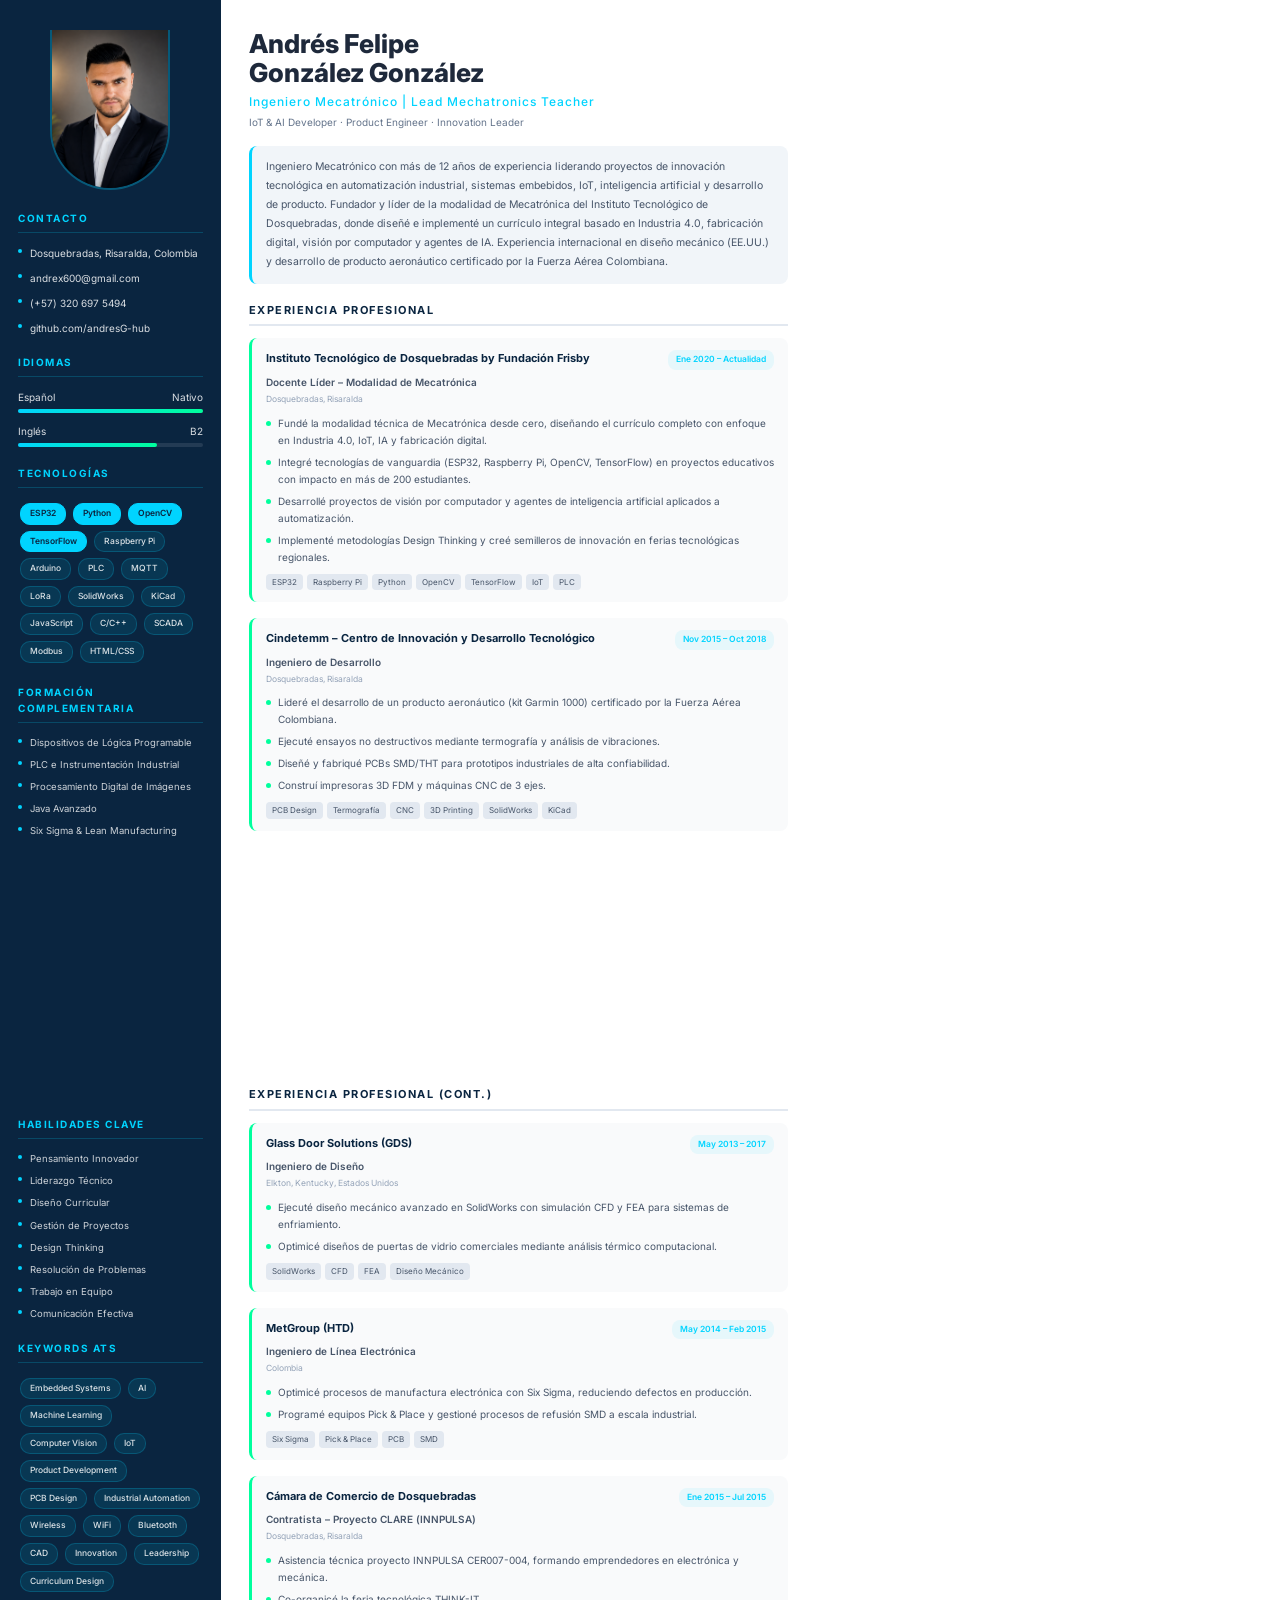
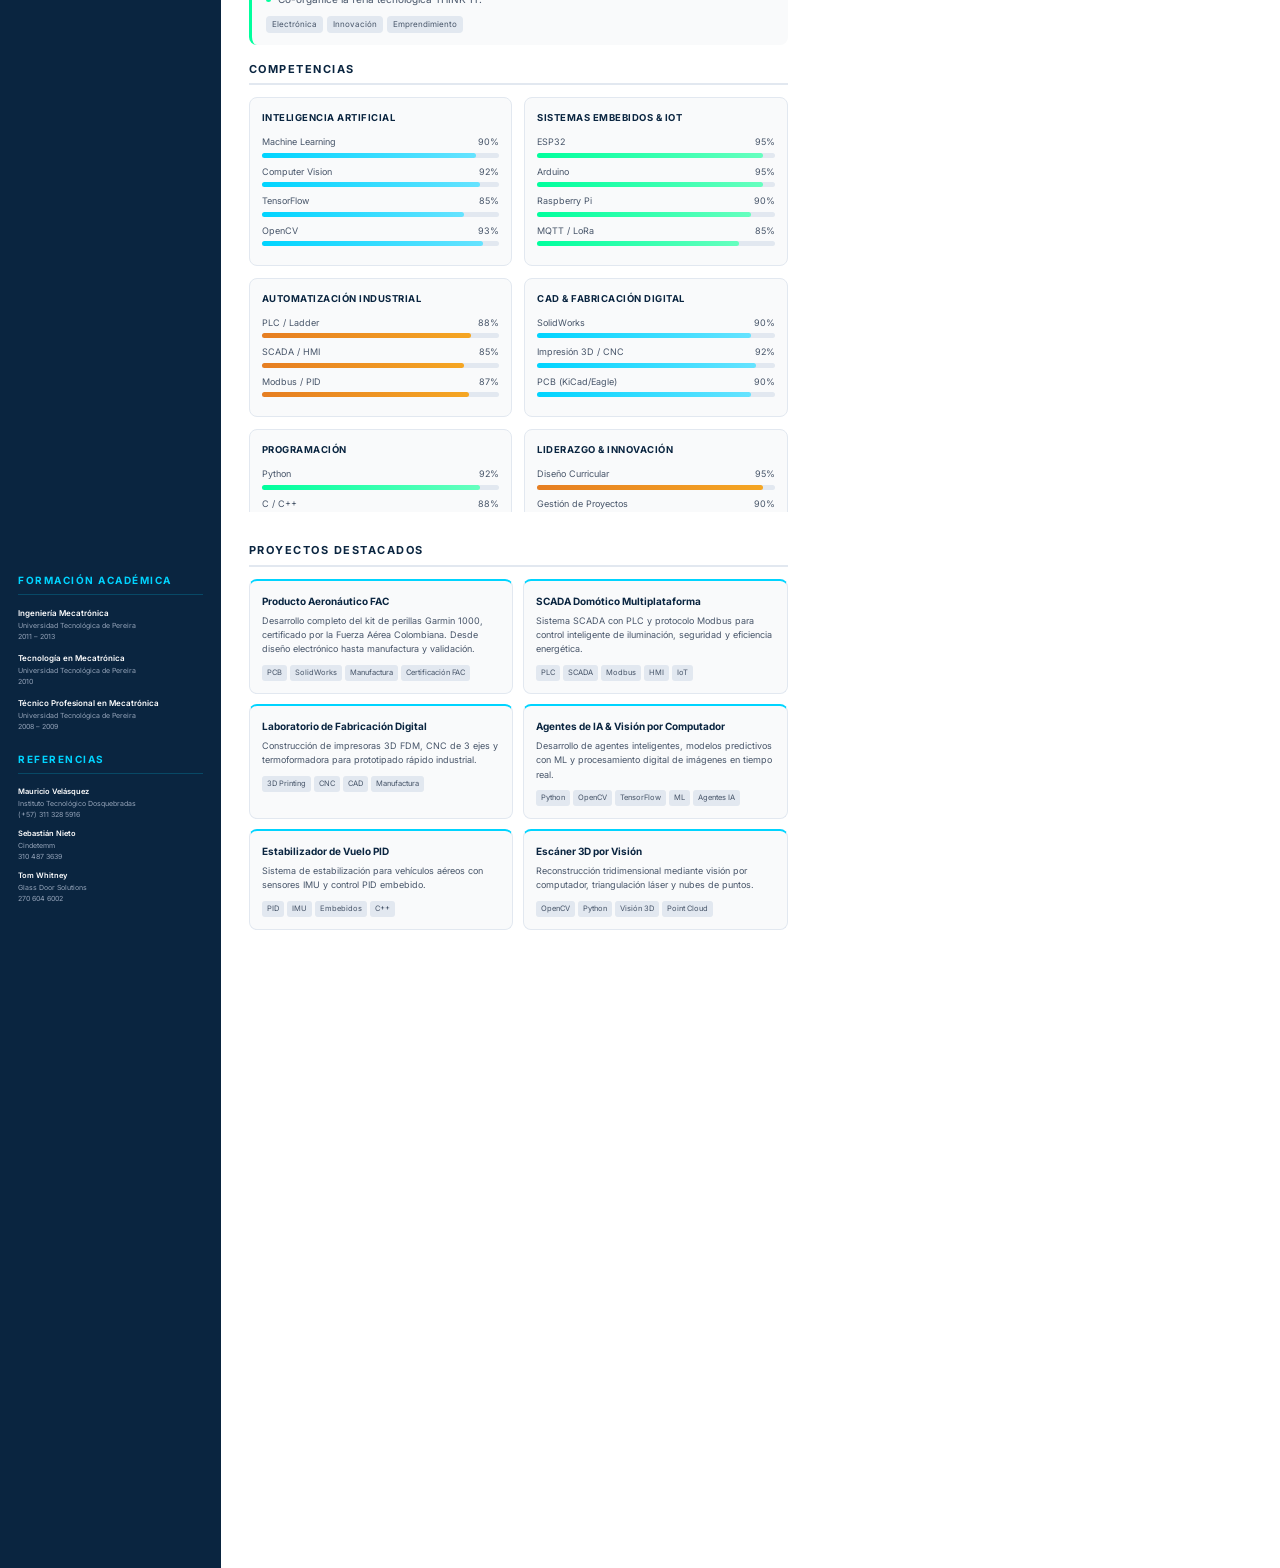
<file: cv-print.html>
<!DOCTYPE html>
<html lang="es">
<head>
<meta charset="UTF-8">
<title>CV Andrés Felipe González González</title>
<link href="https://fonts.googleapis.com/css2?family=Inter:wght@300;400;500;600;700;800&display=swap" rel="stylesheet">
<style>
@page { size: letter; margin: 0; }
* { margin: 0; padding: 0; box-sizing: border-box; }
:root {
    --navy: #0A2540;
    --cyan: #00D4FF;
    --neon: #00FF9D;
    --amber: #E67E22;
    --white: #FFFFFF;
    --gray-50: #F9FAFB;
    --gray-100: #F1F5F9;
    --gray-200: #E2E8F0;
    --gray-400: #94A3B8;
    --gray-500: #64748B;
    --gray-600: #475569;
    --gray-800: #1E293B;
}
body { font-family: 'Inter', sans-serif; font-size: 11px; color: var(--gray-800); line-height: 1.6; -webkit-print-color-adjust: exact; print-color-adjust: exact; }

/* PAGE */
.page {
    width: 8.5in; height: 11in;
    display: grid;
    grid-template-columns: 2.3in 1fr;
    page-break-after: always;
    overflow: hidden;
}
.page:last-child { page-break-after: avoid; }

/* SIDEBAR */
.sidebar {
    background: var(--navy);
    color: var(--white);
    padding: 30px 18px;
    height: 100%;
}
.sidebar-section { margin-bottom: 18px; }
.sidebar-title {
    font-size: 10px; font-weight: 700;
    text-transform: uppercase; letter-spacing: 1.5px;
    color: var(--cyan); margin-bottom: 12px;
    padding-bottom: 6px; border-bottom: 1px solid rgba(0,212,255,0.2);
}
.contact-item { display: flex; gap: 8px; margin-bottom: 9px; font-size: 10px; color: rgba(255,255,255,0.85); }
.contact-dot { width: 4px; height: 4px; background: var(--cyan); border-radius: 50%; margin-top: 4px; flex-shrink: 0; }

/* Photo */
.photo-box {
    width: 120px; height: 160px;
    border-top-left-radius: 0; border-top-right-radius: 0;
    border-bottom-left-radius: 60px; border-bottom-right-radius: 60px;
    overflow: hidden; margin: 0 auto 20px;
    border: 2px solid rgba(0,212,255,0.3); border-top: none;
}
.photo-box img { width: 100%; height: 100%; object-fit: cover; object-position: center top; display: block; }

/* Tech pills */
.pill { display: inline-block; padding: 3px 9px; margin: 3px 2px; border-radius: 10px; font-size: 8.5px; font-weight: 500; background: rgba(0,212,255,0.1); color: rgba(255,255,255,0.85); border: 1px solid rgba(0,212,255,0.2); }
.pill.f { background: var(--cyan); color: var(--navy); font-weight: 600; border-color: var(--cyan); }

/* Soft items */
.s-item { margin-bottom: 7px; font-size: 9.5px; color: rgba(255,255,255,0.8); padding-left: 12px; position: relative; }
.s-item::before { content: ''; position: absolute; left: 0; top: 4px; width: 4px; height: 4px; background: var(--cyan); border-radius: 50%; }

/* Lang bar */
.lang-row { display: flex; justify-content: space-between; font-size: 10px; color: rgba(255,255,255,0.85); margin-bottom: 4px; }
.lang-bar { height: 4px; background: rgba(255,255,255,0.1); border-radius: 2px; margin-bottom: 10px; }
.lang-fill { height: 100%; border-radius: 2px; background: linear-gradient(90deg, var(--cyan), var(--neon)); }

/* MAIN */
.main { padding: 30px 28px; height: 100%; }

/* Header block */
.name { font-size: 26px; font-weight: 800; color: var(--gray-800); line-height: 1.1; margin-bottom: 5px; }
.role { font-size: 12px; font-weight: 500; color: var(--cyan); letter-spacing: 1px; margin-bottom: 3px; }
.subrole { font-size: 10px; color: var(--gray-500); margin-bottom: 16px; }

/* Section */
.sec-title { font-size: 11px; font-weight: 700; text-transform: uppercase; letter-spacing: 1.5px; color: var(--navy); margin-bottom: 12px; padding-bottom: 5px; border-bottom: 2px solid var(--gray-200); }

/* Profile */
.profile { font-size: 10.5px; line-height: 1.8; color: var(--gray-600); margin-bottom: 18px; padding: 12px 14px; background: var(--gray-100); border-radius: 8px; border-left: 3px solid var(--cyan); }

/* Experience */
.exp { margin-bottom: 16px; padding: 12px 14px; background: var(--gray-50); border-radius: 8px; border-left: 3px solid var(--neon); }
.exp-top { display: flex; justify-content: space-between; align-items: flex-start; margin-bottom: 4px; }
.exp-company { font-size: 11px; font-weight: 700; color: var(--navy); }
.exp-date { font-size: 8.5px; font-weight: 600; color: var(--cyan); background: rgba(0,212,255,0.08); padding: 3px 8px; border-radius: 8px; }
.exp-role { font-size: 10px; font-weight: 600; color: var(--gray-600); margin-bottom: 3px; }
.exp-loc { font-size: 8.5px; color: var(--gray-400); margin-bottom: 8px; }
.exp-list { list-style: none; padding: 0; }
.exp-list li { font-size: 10px; line-height: 1.7; color: var(--gray-600); margin-bottom: 5px; padding-left: 12px; position: relative; }
.exp-list li::before { content: ''; position: absolute; left: 0; top: 6px; width: 5px; height: 5px; background: var(--neon); border-radius: 50%; }
.exp-tech { display: flex; flex-wrap: wrap; gap: 4px; margin-top: 8px; }
.exp-tech span { font-size: 8px; padding: 2px 6px; background: var(--gray-200); border-radius: 4px; color: var(--gray-600); }

/* Skills */
.skills-grid { display: grid; grid-template-columns: 1fr 1fr; gap: 12px; }
.sk-card { padding: 12px; background: var(--gray-50); border-radius: 8px; border: 1px solid var(--gray-200); }
.sk-title { font-size: 9.5px; font-weight: 700; color: var(--navy); margin-bottom: 10px; text-transform: uppercase; letter-spacing: 0.5px; }
.sk-bar-item { margin-bottom: 7px; }
.sk-label { display: flex; justify-content: space-between; font-size: 9px; color: var(--gray-600); margin-bottom: 3px; }
.sk-bar { height: 5px; background: var(--gray-200); border-radius: 3px; }
.sk-fill { height: 100%; border-radius: 3px; }
.sk-fill.c { background: linear-gradient(90deg, var(--cyan), #66E3FF); }
.sk-fill.n { background: linear-gradient(90deg, var(--neon), #66FFBF); }
.sk-fill.a { background: linear-gradient(90deg, var(--amber), #F5A623); }

/* Projects */
.proj-grid { display: grid; grid-template-columns: 1fr 1fr; gap: 10px; }
.proj { padding: 12px; background: var(--gray-50); border-radius: 8px; border: 1px solid var(--gray-200); border-top: 2px solid var(--cyan); }
.proj-title { font-size: 10px; font-weight: 700; color: var(--navy); margin-bottom: 5px; }
.proj-desc { font-size: 9px; color: var(--gray-600); line-height: 1.6; margin-bottom: 8px; }
.proj-tech { display: flex; flex-wrap: wrap; gap: 3px; }
.proj-tech span { font-size: 7.5px; padding: 2px 5px; background: var(--gray-200); border-radius: 3px; color: var(--gray-600); }

/* Education */
.edu { margin-bottom: 10px; padding: 10px 14px; background: var(--gray-50); border-radius: 6px; }
.edu-deg { font-size: 10.5px; font-weight: 600; color: var(--navy); }
.edu-sch { font-size: 9.5px; color: var(--gray-500); }
.edu-yr { font-size: 8.5px; color: var(--gray-400); }
</style>
</head>
<body>

<!-- ========== PAGE 1 ========== -->
<div class="page">
<aside class="sidebar">
<div class="photo-box">
<img src="andres.png" alt="Andrés Felipe González González">
</div>
<div class="sidebar-section">
<div class="sidebar-title">Contacto</div>
<div class="contact-item"><span class="contact-dot"></span><span>Dosquebradas, Risaralda, Colombia</span></div>
<div class="contact-item"><span class="contact-dot"></span><span>andrex600@gmail.com</span></div>
<div class="contact-item"><span class="contact-dot"></span><span>(+57) 320 697 5494</span></div>
<div class="contact-item"><span class="contact-dot"></span><span>github.com/andresG-hub</span></div>
</div>
<div class="sidebar-section">
<div class="sidebar-title">Idiomas</div>
<div class="lang-row"><span>Español</span><span>Nativo</span></div>
<div class="lang-bar"><div class="lang-fill" style="width:100%"></div></div>
<div class="lang-row"><span>Inglés</span><span>B2</span></div>
<div class="lang-bar"><div class="lang-fill" style="width:75%"></div></div>
</div>
<div class="sidebar-section">
<div class="sidebar-title">Tecnologías</div>
<span class="pill f">ESP32</span>
<span class="pill f">Python</span>
<span class="pill f">OpenCV</span>
<span class="pill f">TensorFlow</span>
<span class="pill">Raspberry Pi</span>
<span class="pill">Arduino</span>
<span class="pill">PLC</span>
<span class="pill">MQTT</span>
<span class="pill">LoRa</span>
<span class="pill">SolidWorks</span>
<span class="pill">KiCad</span>
<span class="pill">JavaScript</span>
<span class="pill">C/C++</span>
<span class="pill">SCADA</span>
<span class="pill">Modbus</span>
<span class="pill">HTML/CSS</span>
</div>
<div class="sidebar-section">
<div class="sidebar-title">Formación Complementaria</div>
<div class="s-item">Dispositivos de Lógica Programable</div>
<div class="s-item">PLC e Instrumentación Industrial</div>
<div class="s-item">Procesamiento Digital de Imágenes</div>
<div class="s-item">Java Avanzado</div>
<div class="s-item">Six Sigma & Lean Manufacturing</div>
</div>
</aside>
<main class="main">
<h1 class="name">Andrés Felipe<br>González González</h1>
<p class="role">Ingeniero Mecatrónico | Lead Mechatronics Teacher</p>
<p class="subrole">IoT & AI Developer · Product Engineer · Innovation Leader</p>

<div class="profile">
Ingeniero Mecatrónico con más de 12 años de experiencia liderando proyectos de innovación tecnológica en automatización industrial, sistemas embebidos, IoT, inteligencia artificial y desarrollo de producto. Fundador y líder de la modalidad de Mecatrónica del Instituto Tecnológico de Dosquebradas, donde diseñé e implementé un currículo integral basado en Industria 4.0, fabricación digital, visión por computador y agentes de IA. Experiencia internacional en diseño mecánico (EE.UU.) y desarrollo de producto aeronáutico certificado por la Fuerza Aérea Colombiana.
</div>

<div class="sec-title">Experiencia Profesional</div>

<div class="exp">
<div class="exp-top">
<span class="exp-company">Instituto Tecnológico de Dosquebradas by Fundación Frisby</span>
<span class="exp-date">Ene 2020 – Actualidad</span>
</div>
<p class="exp-role">Docente Líder – Modalidad de Mecatrónica</p>
<p class="exp-loc">Dosquebradas, Risaralda</p>
<ul class="exp-list">
<li>Fundé la modalidad técnica de Mecatrónica desde cero, diseñando el currículo completo con enfoque en Industria 4.0, IoT, IA y fabricación digital.</li>
<li>Integré tecnologías de vanguardia (ESP32, Raspberry Pi, OpenCV, TensorFlow) en proyectos educativos con impacto en más de 200 estudiantes.</li>
<li>Desarrollé proyectos de visión por computador y agentes de inteligencia artificial aplicados a automatización.</li>
<li>Implementé metodologías Design Thinking y creé semilleros de innovación en ferias tecnológicas regionales.</li>
</ul>
<div class="exp-tech"><span>ESP32</span><span>Raspberry Pi</span><span>Python</span><span>OpenCV</span><span>TensorFlow</span><span>IoT</span><span>PLC</span></div>
</div>

<div class="exp">
<div class="exp-top">
<span class="exp-company">Cindetemm – Centro de Innovación y Desarrollo Tecnológico</span>
<span class="exp-date">Nov 2015 – Oct 2018</span>
</div>
<p class="exp-role">Ingeniero de Desarrollo</p>
<p class="exp-loc">Dosquebradas, Risaralda</p>
<ul class="exp-list">
<li>Lideré el desarrollo de un producto aeronáutico (kit Garmin 1000) certificado por la Fuerza Aérea Colombiana.</li>
<li>Ejecuté ensayos no destructivos mediante termografía y análisis de vibraciones.</li>
<li>Diseñé y fabriqué PCBs SMD/THT para prototipos industriales de alta confiabilidad.</li>
<li>Construí impresoras 3D FDM y máquinas CNC de 3 ejes.</li>
</ul>
<div class="exp-tech"><span>PCB Design</span><span>Termografía</span><span>CNC</span><span>3D Printing</span><span>SolidWorks</span><span>KiCad</span></div>
</div>

</main>
</div>

<!-- ========== PAGE 2 ========== -->
<div class="page">
<aside class="sidebar">
<div class="sidebar-section" style="margin-top:30px">
<div class="sidebar-title">Habilidades Clave</div>
<div class="s-item">Pensamiento Innovador</div>
<div class="s-item">Liderazgo Técnico</div>
<div class="s-item">Diseño Curricular</div>
<div class="s-item">Gestión de Proyectos</div>
<div class="s-item">Design Thinking</div>
<div class="s-item">Resolución de Problemas</div>
<div class="s-item">Trabajo en Equipo</div>
<div class="s-item">Comunicación Efectiva</div>
</div>
<div class="sidebar-section">
<div class="sidebar-title">Keywords ATS</div>
<span class="pill">Embedded Systems</span>
<span class="pill">AI</span>
<span class="pill">Machine Learning</span>
<span class="pill">Computer Vision</span>
<span class="pill">IoT</span>
<span class="pill">Product Development</span>
<span class="pill">PCB Design</span>
<span class="pill">Industrial Automation</span>
<span class="pill">Wireless</span>
<span class="pill">WiFi</span>
<span class="pill">Bluetooth</span>
<span class="pill">CAD</span>
<span class="pill">Innovation</span>
<span class="pill">Leadership</span>
<span class="pill">Curriculum Design</span>
</div>
</aside>
<main class="main">

<div class="sec-title">Experiencia Profesional (cont.)</div>

<div class="exp">
<div class="exp-top">
<span class="exp-company">Glass Door Solutions (GDS)</span>
<span class="exp-date">May 2013 – 2017</span>
</div>
<p class="exp-role">Ingeniero de Diseño</p>
<p class="exp-loc">Elkton, Kentucky, Estados Unidos</p>
<ul class="exp-list">
<li>Ejecuté diseño mecánico avanzado en SolidWorks con simulación CFD y FEA para sistemas de enfriamiento.</li>
<li>Optimicé diseños de puertas de vidrio comerciales mediante análisis térmico computacional.</li>
</ul>
<div class="exp-tech"><span>SolidWorks</span><span>CFD</span><span>FEA</span><span>Diseño Mecánico</span></div>
</div>

<div class="exp">
<div class="exp-top">
<span class="exp-company">MetGroup (HTD)</span>
<span class="exp-date">May 2014 – Feb 2015</span>
</div>
<p class="exp-role">Ingeniero de Línea Electrónica</p>
<p class="exp-loc">Colombia</p>
<ul class="exp-list">
<li>Optimicé procesos de manufactura electrónica con Six Sigma, reduciendo defectos en producción.</li>
<li>Programé equipos Pick & Place y gestioné procesos de refusión SMD a escala industrial.</li>
</ul>
<div class="exp-tech"><span>Six Sigma</span><span>Pick & Place</span><span>PCB</span><span>SMD</span></div>
</div>

<div class="exp">
<div class="exp-top">
<span class="exp-company">Cámara de Comercio de Dosquebradas</span>
<span class="exp-date">Ene 2015 – Jul 2015</span>
</div>
<p class="exp-role">Contratista – Proyecto CLARE (INNPULSA)</p>
<p class="exp-loc">Dosquebradas, Risaralda</p>
<ul class="exp-list">
<li>Asistencia técnica proyecto INNPULSA CER007-004, formando emprendedores en electrónica y mecánica.</li>
<li>Co-organicé la feria tecnológica THINK-IT.</li>
</ul>
<div class="exp-tech"><span>Electrónica</span><span>Innovación</span><span>Emprendimiento</span></div>
</div>

<div style="margin-top:16px">
<div class="sec-title">Competencias</div>
<div class="skills-grid">
<div class="sk-card">
<div class="sk-title">Inteligencia Artificial</div>
<div class="sk-bar-item"><div class="sk-label"><span>Machine Learning</span><span>90%</span></div><div class="sk-bar"><div class="sk-fill c" style="width:90%"></div></div></div>
<div class="sk-bar-item"><div class="sk-label"><span>Computer Vision</span><span>92%</span></div><div class="sk-bar"><div class="sk-fill c" style="width:92%"></div></div></div>
<div class="sk-bar-item"><div class="sk-label"><span>TensorFlow</span><span>85%</span></div><div class="sk-bar"><div class="sk-fill c" style="width:85%"></div></div></div>
<div class="sk-bar-item"><div class="sk-label"><span>OpenCV</span><span>93%</span></div><div class="sk-bar"><div class="sk-fill c" style="width:93%"></div></div></div>
</div>
<div class="sk-card">
<div class="sk-title">Sistemas Embebidos & IoT</div>
<div class="sk-bar-item"><div class="sk-label"><span>ESP32</span><span>95%</span></div><div class="sk-bar"><div class="sk-fill n" style="width:95%"></div></div></div>
<div class="sk-bar-item"><div class="sk-label"><span>Arduino</span><span>95%</span></div><div class="sk-bar"><div class="sk-fill n" style="width:95%"></div></div></div>
<div class="sk-bar-item"><div class="sk-label"><span>Raspberry Pi</span><span>90%</span></div><div class="sk-bar"><div class="sk-fill n" style="width:90%"></div></div></div>
<div class="sk-bar-item"><div class="sk-label"><span>MQTT / LoRa</span><span>85%</span></div><div class="sk-bar"><div class="sk-fill n" style="width:85%"></div></div></div>
</div>
<div class="sk-card">
<div class="sk-title">Automatización Industrial</div>
<div class="sk-bar-item"><div class="sk-label"><span>PLC / Ladder</span><span>88%</span></div><div class="sk-bar"><div class="sk-fill a" style="width:88%"></div></div></div>
<div class="sk-bar-item"><div class="sk-label"><span>SCADA / HMI</span><span>85%</span></div><div class="sk-bar"><div class="sk-fill a" style="width:85%"></div></div></div>
<div class="sk-bar-item"><div class="sk-label"><span>Modbus / PID</span><span>87%</span></div><div class="sk-bar"><div class="sk-fill a" style="width:87%"></div></div></div>
</div>
<div class="sk-card">
<div class="sk-title">CAD & Fabricación Digital</div>
<div class="sk-bar-item"><div class="sk-label"><span>SolidWorks</span><span>90%</span></div><div class="sk-bar"><div class="sk-fill c" style="width:90%"></div></div></div>
<div class="sk-bar-item"><div class="sk-label"><span>Impresión 3D / CNC</span><span>92%</span></div><div class="sk-bar"><div class="sk-fill c" style="width:92%"></div></div></div>
<div class="sk-bar-item"><div class="sk-label"><span>PCB (KiCad/Eagle)</span><span>90%</span></div><div class="sk-bar"><div class="sk-fill c" style="width:90%"></div></div></div>
</div>
<div class="sk-card">
<div class="sk-title">Programación</div>
<div class="sk-bar-item"><div class="sk-label"><span>Python</span><span>92%</span></div><div class="sk-bar"><div class="sk-fill n" style="width:92%"></div></div></div>
<div class="sk-bar-item"><div class="sk-label"><span>C / C++</span><span>88%</span></div><div class="sk-bar"><div class="sk-fill n" style="width:88%"></div></div></div>
<div class="sk-bar-item"><div class="sk-label"><span>JavaScript</span><span>80%</span></div><div class="sk-bar"><div class="sk-fill n" style="width:80%"></div></div></div>
</div>
<div class="sk-card">
<div class="sk-title">Liderazgo & Innovación</div>
<div class="sk-bar-item"><div class="sk-label"><span>Diseño Curricular</span><span>95%</span></div><div class="sk-bar"><div class="sk-fill a" style="width:95%"></div></div></div>
<div class="sk-bar-item"><div class="sk-label"><span>Gestión de Proyectos</span><span>90%</span></div><div class="sk-bar"><div class="sk-fill a" style="width:90%"></div></div></div>
<div class="sk-bar-item"><div class="sk-label"><span>Design Thinking</span><span>88%</span></div><div class="sk-bar"><div class="sk-fill a" style="width:88%"></div></div></div>
</div>
</div>
</div>

</main>
</div>

<!-- ========== PAGE 3 ========== -->
<div class="page">
<aside class="sidebar">
<div class="sidebar-section" style="margin-top:30px">
<div class="sidebar-title">Formación Académica</div>
<div style="margin-bottom:10px">
<div style="font-size:8px;font-weight:600;color:var(--white)">Ingeniería Mecatrónica</div>
<div style="font-size:7px;color:var(--gray-400)">Universidad Tecnológica de Pereira</div>
<div style="font-size:7px;color:var(--gray-400)">2011 – 2013</div>
</div>
<div style="margin-bottom:10px">
<div style="font-size:8px;font-weight:600;color:var(--white)">Tecnología en Mecatrónica</div>
<div style="font-size:7px;color:var(--gray-400)">Universidad Tecnológica de Pereira</div>
<div style="font-size:7px;color:var(--gray-400)">2010</div>
</div>
<div style="margin-bottom:10px">
<div style="font-size:8px;font-weight:600;color:var(--white)">Técnico Profesional en Mecatrónica</div>
<div style="font-size:7px;color:var(--gray-400)">Universidad Tecnológica de Pereira</div>
<div style="font-size:7px;color:var(--gray-400)">2008 – 2009</div>
</div>
</div>
<div class="sidebar-section">
<div class="sidebar-title">Referencias</div>
<div style="margin-bottom:8px">
<div style="font-size:7.5px;font-weight:600;color:var(--white)">Mauricio Velásquez</div>
<div style="font-size:7px;color:var(--gray-400)">Instituto Tecnológico Dosquebradas</div>
<div style="font-size:7px;color:var(--gray-400)">(+57) 311 328 5916</div>
</div>
<div style="margin-bottom:8px">
<div style="font-size:7.5px;font-weight:600;color:var(--white)">Sebastián Nieto</div>
<div style="font-size:7px;color:var(--gray-400)">Cindetemm</div>
<div style="font-size:7px;color:var(--gray-400)">310 487 3639</div>
</div>
<div style="margin-bottom:8px">
<div style="font-size:7.5px;font-weight:600;color:var(--white)">Tom Whitney</div>
<div style="font-size:7px;color:var(--gray-400)">Glass Door Solutions</div>
<div style="font-size:7px;color:var(--gray-400)">270 604 6002</div>
</div>
</div>
</aside>
<main class="main">

<div class="sec-title">Proyectos Destacados</div>
<div class="proj-grid">
<div class="proj">
<div class="proj-title">Producto Aeronáutico FAC</div>
<div class="proj-desc">Desarrollo completo del kit de perillas Garmin 1000, certificado por la Fuerza Aérea Colombiana. Desde diseño electrónico hasta manufactura y validación.</div>
<div class="proj-tech"><span>PCB</span><span>SolidWorks</span><span>Manufactura</span><span>Certificación FAC</span></div>
</div>
<div class="proj">
<div class="proj-title">SCADA Domótico Multiplataforma</div>
<div class="proj-desc">Sistema SCADA con PLC y protocolo Modbus para control inteligente de iluminación, seguridad y eficiencia energética.</div>
<div class="proj-tech"><span>PLC</span><span>SCADA</span><span>Modbus</span><span>HMI</span><span>IoT</span></div>
</div>
<div class="proj">
<div class="proj-title">Laboratorio de Fabricación Digital</div>
<div class="proj-desc">Construcción de impresoras 3D FDM, CNC de 3 ejes y termoformadora para prototipado rápido industrial.</div>
<div class="proj-tech"><span>3D Printing</span><span>CNC</span><span>CAD</span><span>Manufactura</span></div>
</div>
<div class="proj">
<div class="proj-title">Agentes de IA & Visión por Computador</div>
<div class="proj-desc">Desarrollo de agentes inteligentes, modelos predictivos con ML y procesamiento digital de imágenes en tiempo real.</div>
<div class="proj-tech"><span>Python</span><span>OpenCV</span><span>TensorFlow</span><span>ML</span><span>Agentes IA</span></div>
</div>
<div class="proj">
<div class="proj-title">Estabilizador de Vuelo PID</div>
<div class="proj-desc">Sistema de estabilización para vehículos aéreos con sensores IMU y control PID embebido.</div>
<div class="proj-tech"><span>PID</span><span>IMU</span><span>Embebidos</span><span>C++</span></div>
</div>
<div class="proj">
<div class="proj-title">Escáner 3D por Visión</div>
<div class="proj-desc">Reconstrucción tridimensional mediante visión por computador, triangulación láser y nubes de puntos.</div>
<div class="proj-tech"><span>OpenCV</span><span>Python</span><span>Visión 3D</span><span>Point Cloud</span></div>
</div>
</div>

</main>
</div>

</body>
</html>
</file>
